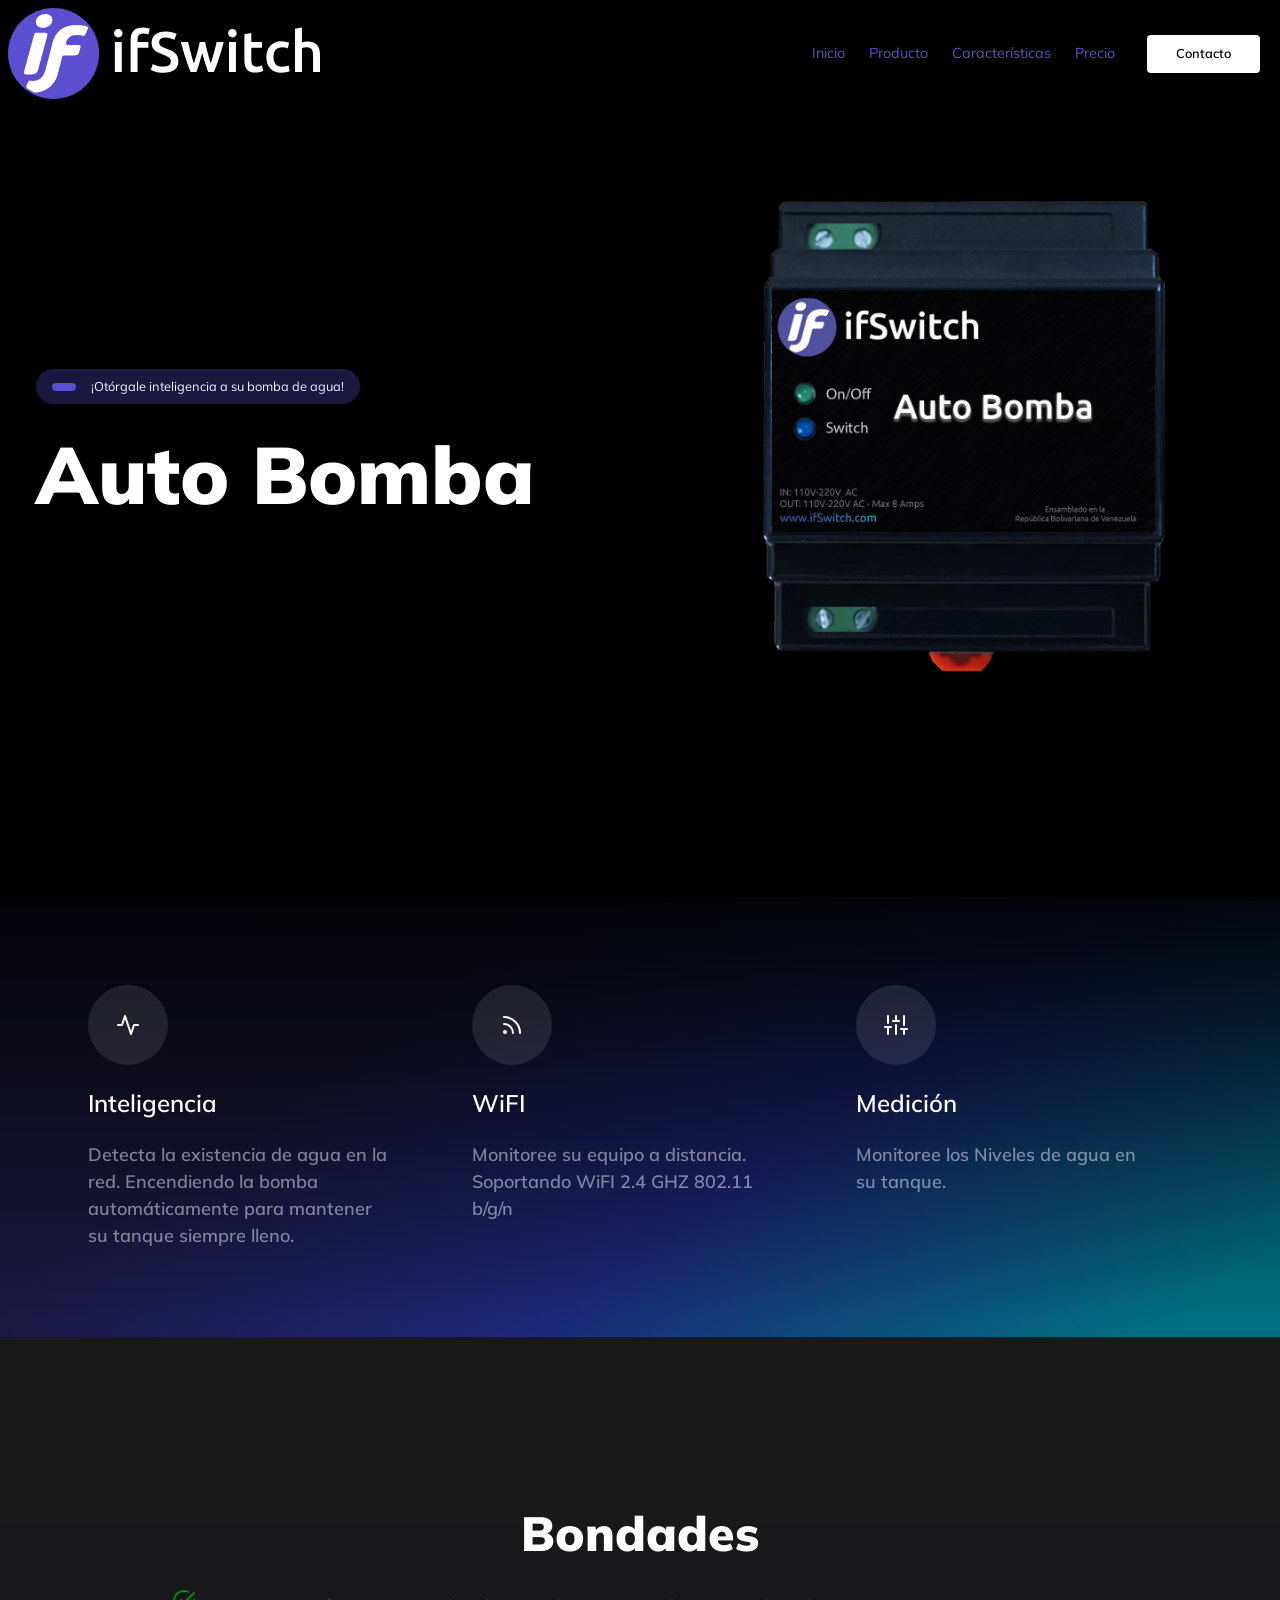
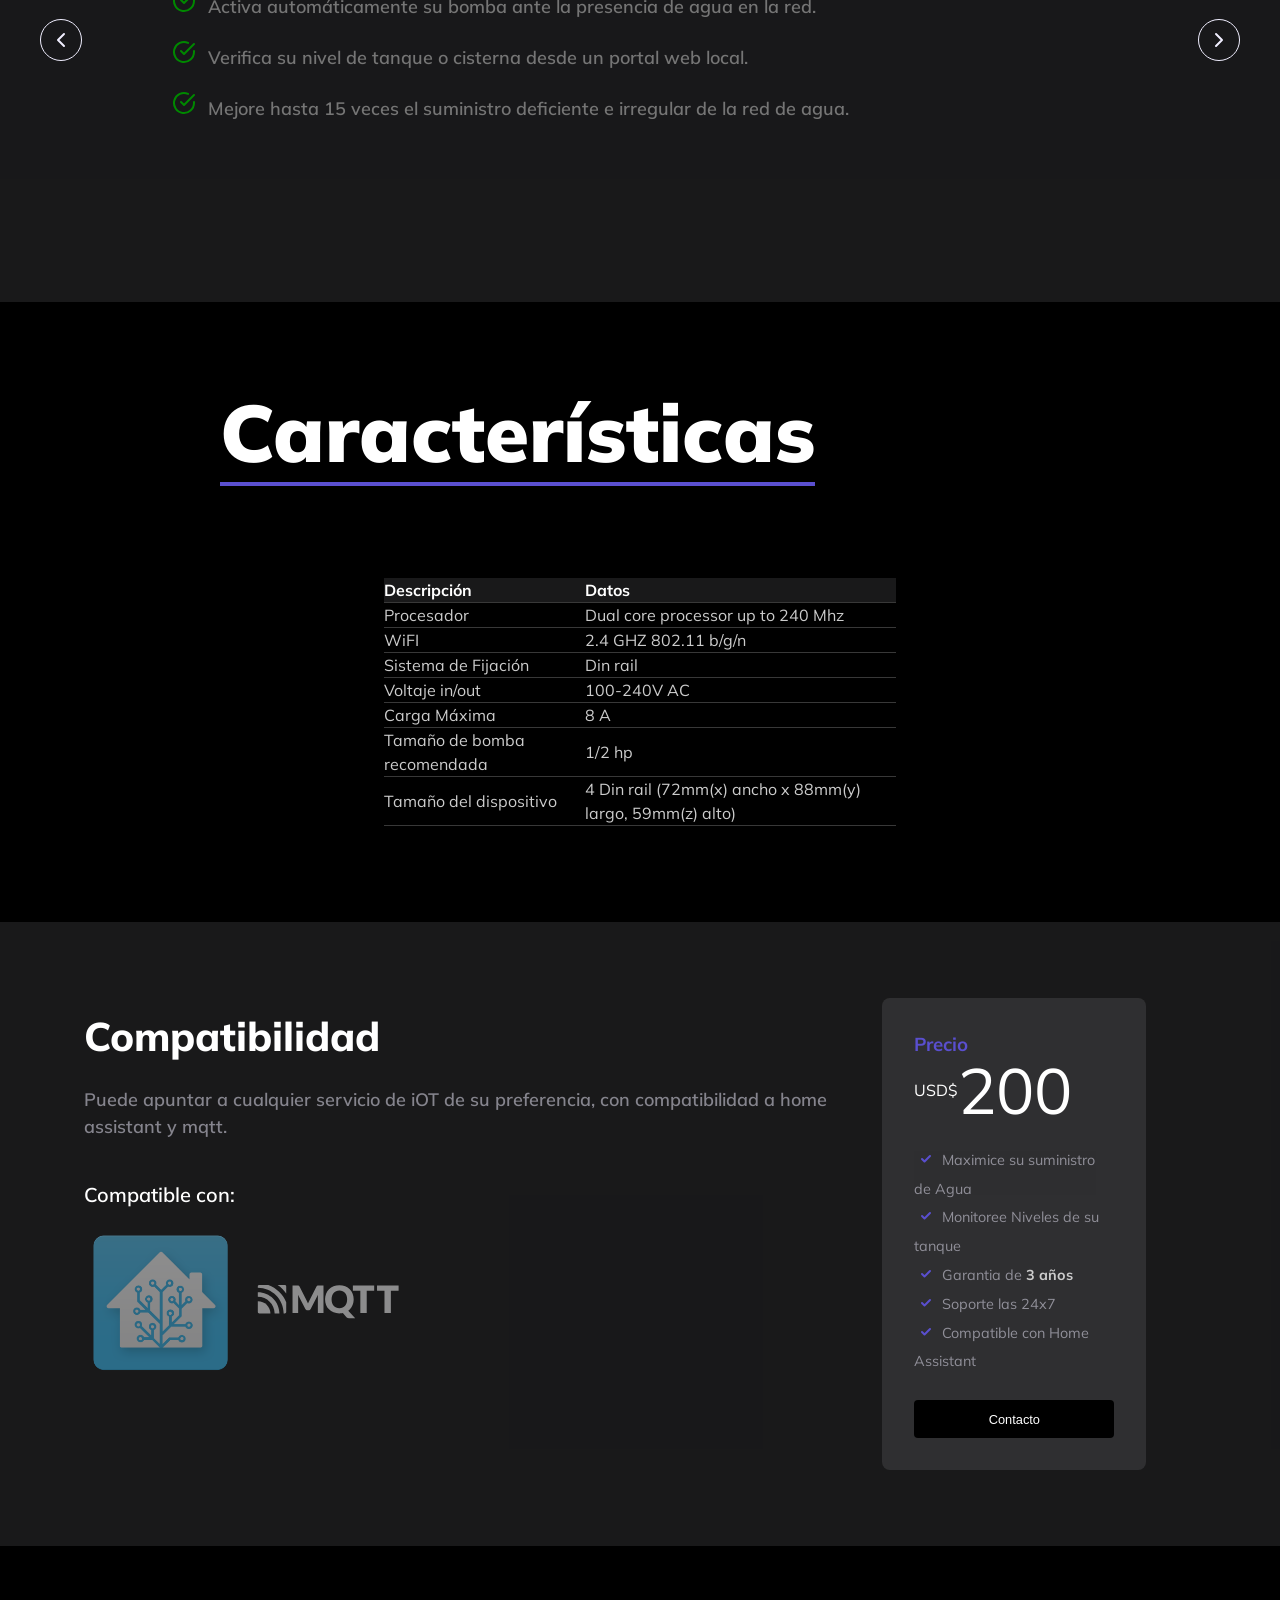
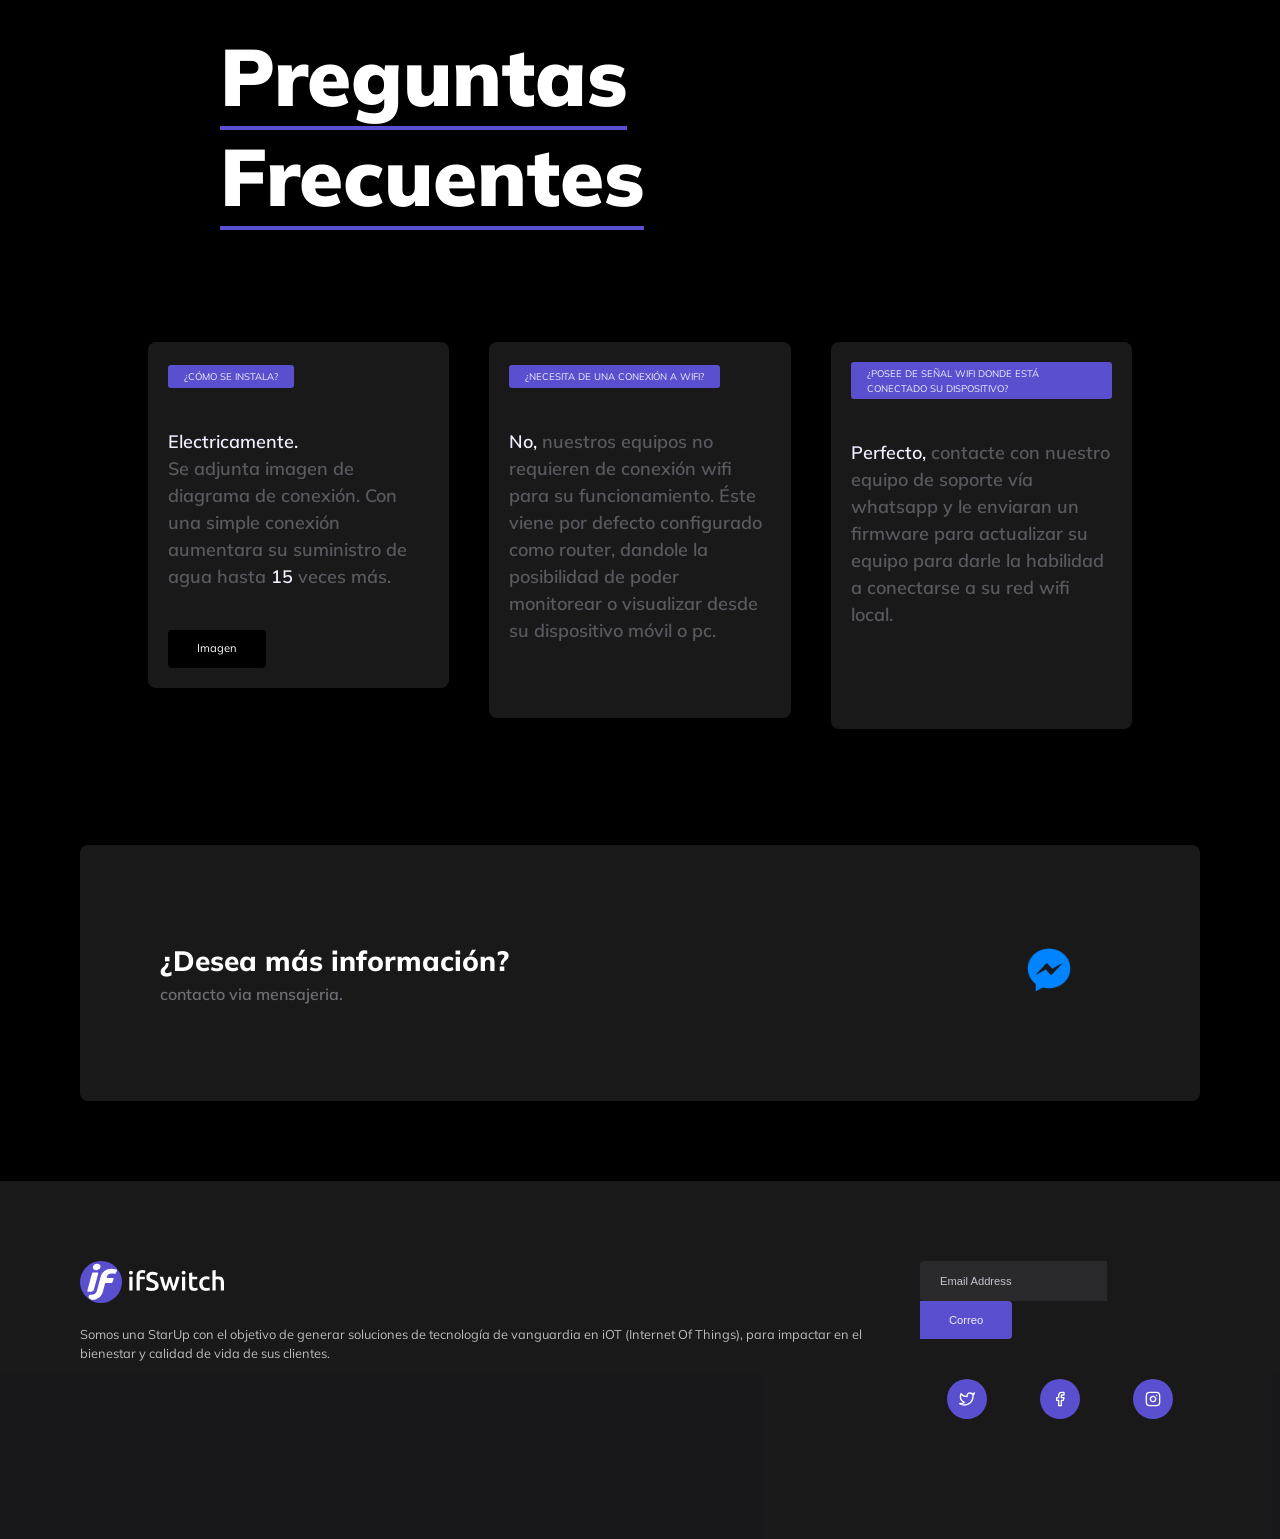
<file: index.html>
<!DOCTYPE html>
<html lang="es">

<!-- Google Tag Manager -->
<script>
    (function(w, d, s, l, i) {
        w[l] = w[l] || [];
        w[l].push({
            'gtm.start': new Date().getTime(),
            event: 'gtm.js'
        });
        var f = d.getElementsByTagName(s)[0],
            j = d.createElement(s),
            dl = l != 'dataLayer' ? '&l=' + l : '';
        j.async = true;
        j.src =
            'https://www.googletagmanager.com/gtm.js?id=' + i + dl;
        f.parentNode.insertBefore(j, f);
    })(window, document, 'script', 'dataLayer', 'GTM-56RRHX6');
</script>
<!-- End Google Tag Manager -->

<head>
    <meta charset="UTF-8">
    <meta name="description" content="Somos una empresa que genera dispositivos de iOT para otorgar soluciones y mejorar la calidad de vida de sus clientes. Presentando AUTO BOMBA, dispositivo que convierte cualquier bomba de agua en inteligente.">
    <meta name="viewport" content="width=device-width, initial-scale=1.0">
    <meta name="theme-color" content="#5a4fcf">
    <meta name="apple-mobile-web-app-status-bar-style" content="#5a4fcf">
    <meta name="author" content="ifSwitch">
    <title>ifSwitch</title>

    <!-- SEO -->
    <meta name="robots" content="auto bomba, bomba inteligente, poca agua, poca agua en la red, iot, bomba smart, bomba de agua inteligente, ifswitch" />
    <meta property="og:title" content="ifSwitch">
    <meta property="og:type" content="Otorgue Inteligencia a su bomba." />
    <meta property="og:url" content="https://www.ifswitch.com/">
    <meta property='og:locale' content='ve_VE' />

    <link rel="apple-touch-startup-image" href="https://www.ifswitch.com/assets/images/ifswitch400x400Square.jpg">


    <meta property="og:site_name" content="www.ifSwitch.com">
    <meta property="og:description" content="Otorgue Inteligencia a su bomba.">
    <!-- Para facebook, SMS
    <meta property="og:image" content="https://www.ifswitch.com/assets/images/ifswitch-redes.jpg" />
    <meta property="og:image:secure_url" content="https://www.ifswitch.com/assets/images/ifswitch-redes.jpg" />
    <meta property="og:image:type" content="image/jpeg" />
    <meta property="og:image:width" content="1260">
    <meta property="og:image:height" content="640">
    <meta property="og:image:alt" content="Logo Social ifSwitch" /> -->
    <!-- Para whatsapp  -->
    <meta property="og:image" content="https://www.ifswitch.com/assets/images/ifswitch400x400Square.jpg" />
    <meta property="og:image:secure_url" content="https://www.ifswitch.com/assets/images/ifswitch400x400Square.jpg" />
    <meta property="og:image:type" content="image/png" />
    <meta property="og:image:width" content="400">
    <meta property="og:image:height" content="400">
    <meta property="og:image:alt" content="Logo whatsapp ifSwitch" />


    <link rel="icon" type="image/png" sizes="32x32" href="/favicon-32x32.png">
    <link rel="icon" type="image/png" sizes="16x16" href="/favicon-16x16.png">
    <link rel="alternate icon" href="https://www.ifswitch.com/favicon.png">
    <link rel="mask-icon" href="https://www.ifswitch.com/favicon.svg">
    <link rel="shortcut icon" href="/favicon.ico">
    <link rel="apple-touch-icon" sizes="180x180" href="/apple-touch-icon.png">

    <link rel="manifest" href="/site.webmanifest">
    <link rel="mask-icon" href="/safari-pinned-tab.svg" color="#5a46cf">
    <meta name="msapplication-TileColor" content="#5a46cf">
    <meta name="theme-color" content="#5a46cf">


    <link rel="preconnect" href="https://fonts.googleapis.com">
    <link rel="preconnect" href="https://fonts.gstatic.com" crossorigin>
    <link href="https://fonts.googleapis.com/css2?family=Ubuntu:wght@500&display=swap" rel="stylesheet">


    <link rel="stylesheet" href="assets/css/shorthand.min.css" />
    <link rel="stylesheet" href="assets/css/personal.css" />

    <link rel="stylesheet" href="https://fonts.googleapis.com/css?family=Muli:200,300,400,500,600,700,800,900&display=swap" />
    <link rel="stylesheet" type="text/css" href="assets/css/slick.min.css" />
    <link rel="stylesheet" type="text/css" href="assets/css/slick-theme.css" />

</head>

<body class="bg-black muli k4">
    <!-- Google Tag Manager (noscript) -->
    <noscript><iframe src="https://www.googletagmanager.com/ns.html?id=GTM-56RRHX6" height="0" width="0"
            style="display:none;visibility:hidden"></iframe></noscript>
    <!-- End Google Tag Manager (noscript) -->


    <nav class="w-100pc flex flex-column md-flex-row bg-black z-10">
        <div class="flex justify-between">
            <a href="#" class="flex items-center p-2 mr-4 no-underline">
                <img class="max-h-l8 w-auto" src="assets/images/ifswitchlogo.svg" alt="ifswitch" />
            </a>
            <a data-toggle="toggle-nav" data-target="#nav-items" href="#" class="flex items-center ml-auto md-hidden indigo-lighter opacity-50 hover-opacity-100 ease-300 p-1 m-3">
                <i data-feather="menu"></i>
            </a>
        </div>
        <div id="nav-items" class="hidden flex sm-w-100pc flex-column md-flex md-flex-row md-justify-end items-center">
            <a href="#home" class="fs-s1 mx-3 py-3 indigo no-underline hover-underline">Inicio</a>
            <a href="#producto" class="fs-s1 mx-3 py-3 indigo no-underline hover-underline">Producto</a>
            <a href="#specs" class="fs-s1 mx-3 py-3 indigo no-underline hover-underline">Características</a>
            <a href="#precio" class="fs-s1 mx-3 py-3 indigo no-underline hover-underline">Precio</a>
            <a href="http://m.me/ifswitchve" target="_blank" class="button bg-white black fw-600 no-underline mx-5">Contacto</a>
        </div>
    </nav>

    <!-- hero section -->
    <section id="home" class="min-h-100vh  autobombapadre">

        <div class="mx-5 md-mx-5">

            <div class="inline-block br-round bg-indigo-30 indigo-lightest p-2 fs-s2 mb-5 point">

                <div class="inline-block bg-indigo indigo-lightest br-round px-3 py-1 mr-3 fs-s3"></div>
                ¡Otórgale inteligencia a su bomba de agua!
            </div>
            <div>
                <h1 class="white fs-l3 lh-2 md-fs-xl1 md-lh-1 fw-900 ">Auto Bomba <br /></h1>



            </div>


        </div>
        <div class="autobomba">
            <img class="autoimg" src="assets/images/autobomba.png" alt="Auto Bomba" width="auto" />
        </div>
    </section>

    <!-- features -->

    <section id="caracteristicas" class="p-10 md-p-l5 degradado">
        <div class="degradado2">
            <div class="flex flex-column md-flex-row mx-auto zinicial ">
                <div class="w-100pc md-w-40pc">
                    <div class="br-8 p-5 m-5">
                        <div class="flex justify-center items-center bg-indigo-lightest-10 white w-l5 h-l5 br-round mb-5">
                            <i data-feather="activity" class="w-l5"></i>
                        </div>
                        <h4 class="white fw-600 fs-m3 mb-5">Inteligencia</h4>
                        <div class="indigo-lightest fw-600 fs-m1 lh-3 opacity-50">Detecta la existencia de agua en la red. Encendiendo la bomba automáticamente para mantener su tanque siempre lleno.</div>
                        <!-- 
                    <a href="#"
                        class="mt-5 button bg-indigo-lightest-10 fs-s3 white no-underline hover-opacity-100 hover-scale-up-1 ease-300">Read</a>
                        -->
                    </div>
                </div>
                <div class="w-100pc md-w-40pc">
                    <div class="br-8 p-5 m-5">
                        <div class="flex justify-center items-center bg-indigo-lightest-10 white w-l5 h-l5 br-round mb-5">
                            <i data-feather="rss" class="w-l5"></i>
                        </div>
                        <h4 class="white fw-600 fs-m3 mb-5">WiFI</h4>
                        <div class="indigo-lightest fw-600 fs-m1 opacity-50">Monitoree su equipo a distancia. Soportando WiFI 2.4 GHZ 802.11 b/g/n</div>
                        <!-- 
                    <a href="#"
                        class="mt-5 button bg-indigo-lightest-10 fs-s3 white no-underline hover-opacity-100 hover-scale-up-1 ease-300">Read</a>
                        -->
                    </div>
                </div>
                <div class="w-100pc md-w-40pc">
                    <div class="br-8 p-5 m-5">
                        <div class="flex justify-center items-center bg-indigo-lightest-10 white w-l5 h-l5 br-round mb-5">
                            <i data-feather="sliders" class="w-l5"></i>
                        </div>
                        <h4 class="white fw-600 fs-m3 mb-5">Medición</h4>
                        <div class="indigo-lightest fw-600 fs-m1 opacity-50">Monitoree los Niveles de agua en su tanque.
                        </div>
                        <!-- 
                    <a href="#"
                        class="mt-5 button bg-indigo-lightest-10 fs-s3 white no-underline hover-opacity-100 hover-scale-up-1 ease-300">Read</a>
                        -->
                    </div>
                </div>
            </div>
        </div>
    </section>


    <!-- slider -->
    <section class="relative bg-indigo-lightest-10">
        <div id="slider-1">
            <div class="p-10 md-p-l10 flex justify-center items-center flex-column text-center ">
                <h2 class="white fs-l3 fw-900 bondades">Bondades</h2>
                <div>
                    <p class="colorpgris fw-600 fs-m1 my-5 text-left"><i data-feather="check-circle" style="color: #080;" class="w-l3"></i>Activa automáticamente su bomba ante la presencia de agua en la red.</p>
                    <p class="colorpgris fw-600 fs-m1 my-5 text-left"><i data-feather="check-circle" style="color: #080;" class="w-l3"></i>Verifica su nivel de tanque o cisterna desde un portal web local.</p>
                    <p class="colorpgris fw-600 fs-m1  my-5 text-left"><i data-feather="check-circle" style="color: #080;" class="w-l3"></i>Mejore hasta 15 veces el suministro deficiente e irregular de la red de agua.</p>
                </div>
            </div>

            <div class="p-10 md-p-l10 flex justify-center items-center flex-column text-center">
                <h2 class="white fs-l3 fw-900 bondades">Quiénes Somos</h2>
                <p class="colorpgris fw-600 fs-m1 my-5 text-left">Somos una StarUp con el objetivo de generar soluciones de tecnología de vanguardia en iOT (Internet Of Things) para impactar en el bienestar y calidad de vida de sus clientes.</p>
            </div>
        </div>
        <ul class="  absolute list-none w-100pc flex justify-between top-50pc  ">
            <li><button class="prev ml-10 br-round border-indigo-lightest indigo-lightest  bg-transparent flex justify-center items-center p-2 focus-indigo-lighter outline-none"><i
                        data-feather="chevron-left"></i></button></li>
            <li><button class="next mr-10 br-round border-indigo-lightest indigo-lightest  bg-transparent flex justify-center items-center p-2  focus-indigo-lighter outline-none"><i
                        data-feather="chevron-right"></i></button></li>
        </ul>
    </section>

    <!-- caracteristicas -->
    <section id="specs" class="p-10 md-py-10">
        <div class="w-100pc md-w-70pc mx-auto py-10">
            <h2 class="white fs-l2 md-fs-xl1 fw-900 lh-2">
                <span class="border-b bc-indigo bw-4"> Características</span>
            </h2>
        </div>
    </section>

    <!-- caracteristicas -->
    <section class="py-l1">
        <div class="flex flex-column md-flex-row md-w-80pc mx-auto">
            <div class="w-100pc ">
                <table id="t01">
                    <tr>
                        <th>Descripción</th>
                        <th>Datos</th>

                    </tr>
                    <tr>
                        <td>Procesador</td>
                        <td>Dual core processor up to 240 Mhz</td>
                    </tr>
                    <tr>
                        <td>WiFI </td>
                        <td>2.4 GHZ 802.11 b/g/n </td>
                    </tr>
                    <tr>
                        <td>Sistema de Fijación</td>
                        <td>Din rail</td>
                    </tr>
                    <tr>
                        <td>Voltaje in/out</td>
                        <td>100-240V AC </td>

                    </tr>
                    <tr>
                        <td>Carga Máxima</td>
                        <td>8 A</td>

                    </tr>
                    <tr>
                        <td>Tamaño de bomba recomendada </td>
                        <td>1/2 hp</td>
                    </tr>
                    <tr>
                        <td>Tamaño del dispositivo </td>
                        <td>4 Din rail (72mm(x) ancho x 88mm(y) largo, 59mm(z) alto) </td>
                    </tr>

                </table>
            </div>

        </div>
    </section>


    <!-- precio -->
    <section id="precio">
        <div class="p-l4 flex flex-wrap bg-indigo-lightest-10 padcompatibilidad">
            <div class="w-100pc md-w-70pc">
                <div class="p-5">
                    <h4 class="white fw-800 fs-l2 mb-5">Compatibilidad</h4>
                    <div class="indigo-lightest fw-600 fs-m1 opacity-50">Puede apuntar a cualquier servicio de iOT de su preferencia, con compatibilidad a home assistant y mqtt.</div>


                    <h4 class="white fw-600 fs-m2 mt-10">Compatible con:</h4>
                    <div class="flex flex-wrap content-center indigo-lightest opacity-50">
                        <div class="widthresponsive">
                            <img src="assets/images/homeassistant.png" alt="homeassistant" width="200" />
                        </div>
                        <div class="widthresponsive self-center">
                            <img src="assets/images/mqtt-logo-transp.svg" alt="mqtt" width="200" style="margin:1rem" />
                        </div>

                    </div>

                </div>
            </div>
            <div class="w-100pc md-w-25pc">
                <div class="m-3 p-5 br-8 bg-indigo-lightest-10 overflow-hidden">
                    <div class="p-3">
                        <h3 class="indigo">Precio</h3>
                        <div class="white flex items-center">USD$<span class="fs-l5 lh-1">200</span></div>
                    </div>
                    <div class="p-3 indigo-lightest fw-400 fs-s1 lh-5">
                        <div>
                            <i class="h-3 indigo" stroke-width="4" data-feather="check"></i>
                            <span class="opacity-50">Maximice su suministro de Agua</span>
                        </div>
                        <div>
                            <i class="h-3 indigo" stroke-width="4" data-feather="check"></i>
                            <span class="opacity-50">Monitoree Niveles de su tanque</span>
                        </div>
                        <div>
                            <i class="h-3 indigo" stroke-width="4" data-feather="check"></i>
                            <span class="opacity-50">Garantia de </span><b class="blanco">3 años</b>
                        </div>
                        <div>
                            <i class="h-3 indigo" stroke-width="4" data-feather="check"></i>
                            <span class="opacity-50">Soporte las 24x7</span>
                        </div>
                        <div>
                            <i class="h-3 indigo" stroke-width="4" data-feather="check"></i>
                            <span class="opacity-50">Compatible con Home Assistant</span>
                        </div>
                    </div>
                    <div class="p-3">
                        <a href="http://m.me/ifswitchve" target="_blank">
                            <button class="button full bg-black white  hover-opacity-100 hover-scale-up-1 ease-300">Contacto</button>
                        </a>
                    </div>
                </div>
            </div>
        </div>
    </section>

    <section class="p-10 md-py-10">
        <div class="w-100pc md-w-70pc mx-auto py-10">
            <h2 class="white fs-l2 md-fs-xl1 fw-900 lh-2">
                <span class="border-b bc-indigo bw-4"> Preguntas Frecuentes</span>
            </h2>
        </div>
    </section>

    <!-- product options -->
    <section class="py-l1">
        <div class="flex flex-column md-flex-row md-w-80pc mx-auto">
            <div class="w-100pc md-w-50pc">
                <div class="br-8 p-5 m-5 bg-indigo-lightest-10 pointer hover-scale-up-1 ease-300">
                    <div class="inline-block bg-indigo indigo-lightest br-3 px-4 py-1 mb-10 fs-s4 uppercase">
                        ¿Cómo se Instala?</div>
                    <div class="indigo-lightest fw-600 fs-m1">Electricamente. <span class="opacity-30"><br /> Se adjunta
                            imagen de diagrama de conexión. Con una simple conexión aumentara su suministro de agua
                            hasta </span> 15 <span class="opacity-30">veces más.</span> </div>
                    <a href="assets/images/coneccion.png" alt="" class="mt-10 button bg-black fs-s3 white no-underline">Imagen</a>
                </div>
            </div>
            <div class="w-100pc md-w-50pc">
                <div class="br-8 p-5 m-5 bg-indigo-lightest-10  pointer hover-scale-up-1 ease-300">
                    <div class="inline-block bg-indigo indigo-lightest br-3 px-4 py-1 mb-10 fs-s4 uppercase">
                        ¿Necesita de una Conexión a Wifi?</div>
                    <div class="indigo-lightest fw-600 fs-m1">No, <span class="opacity-30"> nuestros equipos no
                            requieren de conexión wifi para su funcionamiento. Éste viene por defecto configurado como
                            router, dandole la posibilidad de poder monitorear o visualizar desde su dispositivo móvil o
                            pc.
                            <br /><br /><br /></span>
                    </div>
                    <!-- <a href="#" class="mt-10 button bg-black fs-s3 white no-underline">Read</a> -->

                </div>
            </div>

            <div class="w-100pc md-w-50pc">
                <div class="br-8 p-5 m-5 bg-indigo-lightest-10  pointer hover-scale-up-1 ease-300">
                    <div class="inline-block bg-indigo indigo-lightest br-3 px-4 py-1 mb-10 fs-s4 uppercase">
                        ¿Posee de señal Wifi donde está conectado su dispositivo?</div>
                    <div class="indigo-lightest fw-600 fs-m1">Perfecto, <span class="opacity-30"> contacte con nuestro
                            equipo de soporte vía whatsapp y le enviaran un firmware para actualizar su equipo para
                            darle la habilidad a conectarse a su red wifi local.
                            <br /><br /><br /><br /></span>
                    </div>
                    <!-- <a href="#" class="mt-10 button bg-black fs-s3 white no-underline">Read</a> -->

                </div>
            </div>

        </div>
    </section>



    <!-- subscribe -->
    <section class="p-10 md-p-l5">
        <div class="br-8 bg-indigo-lightest-10 p-5 md-p-l5 flex flex-wrap md-justify-between md-items-center">
            <div class="w-100pc md-w-90pc">
                <h2 class="white fs-m4 fw-800">¿Desea más información?</h2>
                <p class="fw-600 indigo-lightest opacity-40">contacto via mensajeria.</p>
            </div>
            <div class="w-100pc md-w-10pc">
                <div class="flex my-5">
                    <!--
                    <input type="text"
                        class="input-lg flex-grow-1 bw-0 fw-200 bg-indigo-lightest-10 white ph-indigo-lightest focus-white opacity-80 fs-s3 py-5 br-r-0"
                        placeholder="Email Address"> -->
                    <a href="http://m.me/ifswitchve" target="_blank">
                        <img src="assets/images/messenger.png" alt="whatsapp ifSwitch" width="50" />
                    </a>

                </div>
            </div>
        </div>
    </section>
    <!-- Messenger plugin de chat Code -->
    <div id="fb-root"></div>

    <!-- Your plugin de chat code -->
    <div id="fb-customer-chat" class="fb-customerchat">
    </div>
    <!-- footer -->
    <footer class="p-5 md-p-l5 bg-indigo-lightest-10">
        <div class="flex flex-wrap">
            <div class="md-w-75pc mb-10">
                <img src="assets/images/ifswitchlogo.svg" class="w-l9" alt="ifswitch">
                <div class="white opacity-70 fs-s2 mt-4 md-pr-10">
                    <p>Somos una StarUp con el objetivo de generar soluciones de tecnología de vanguardia en iOT (Internet Of Things), para impactar en el bienestar y calidad de vida de sus clientes.</p>
                </div>
            </div>

            <div class="w-100pc md-w-25pc">
                <div class="flex w-90pc md-w-100pc mx-auto md-items-center">
                    <form action="mailto:ifswitch.contacto@gmail.com" method="get" enctype="text/plain">
                        <input type="email" class="input flex-grow-1 bw-0 fw-200 bg-indigo-lightest-10 white ph-indigo-lightest focus-white opacity-80 fs-s3 py-5 br-r-0" placeholder="Email Address">
                        <button class="button bg-indigo indigo-lightest fw-300 fs-s3 br-l-0">Correo</button>
                    </form>
                </div>
                <div class="flex justify-around margintb">
                    <a href="https://twitter.com/ifswitchve" target="_blank" class="relative p-5 bg-indigo br-round white hover-scale-up-1 ease-400"><i
                            data-feather="twitter" class="absolute-center h-4"></i></a>
                    <a href="https://www.facebook.com/ifswitchve" target="_blank" class="relative p-5 bg-indigo br-round white hover-scale-up-1 ease-400"><i
                            data-feather="facebook" class="absolute-center h-4"></i></a>
                    <a href="https://www.instagram.com/ifswitchve/" target="_blank" class="relative p-5 bg-indigo br-round white hover-scale-up-1 ease-400"><i
                            data-feather="instagram" class="absolute-center h-4"></i></a>
                </div>
            </div>
        </div>
    </footer>


    </div>
    <script src="assets/js/jquery-3.4.1.min.js"></script>
    <script src="assets/js/feather.min.js"></script>
    <script src="assets/js/slick.min.js"></script>
    <script src="assets/js/scroll.polyfills.min.js"></script>
    <script src="assets/js/script.js"></script>
</body>

</html>

<style>
    @import url('https://fonts.googleapis.com/css2?family=Ubuntu:wght@500&display=swap');
</style>

<script>
    window.fbAsyncInit = function() {
        FB.init({
            appId: '2971170523163484',
            xfbml: true,
            version: 'v11.0'
        });
        FB.AppEvents.logPageView();
    };

    (function(d, s, id) {
        var js, fjs = d.getElementsByTagName(s)[0];
        if (d.getElementById(id)) {
            return;
        }
        js = d.createElement(s);
        js.id = id;
        js.src = "https://connect.facebook.net/en_US/sdk.js";
        fjs.parentNode.insertBefore(js, fjs);
    }(document, 'script', 'facebook-jssdk'));
</script>

<script>
    var chatbox = document.getElementById('fb-customer-chat');
    chatbox.setAttribute("page_id", "101110818964223");
    chatbox.setAttribute("attribution", "biz_inbox");

    window.fbAsyncInit = function() {
        FB.init({
            xfbml: true,
            version: 'v11.0'
        });
    };

    (function(d, s, id) {
        var js, fjs = d.getElementsByTagName(s)[0];
        if (d.getElementById(id)) return;
        js = d.createElement(s);
        js.id = id;
        js.src = 'https://connect.facebook.net/es_LA/sdk/xfbml.customerchat.js';
        fjs.parentNode.insertBefore(js, fjs);
    }(document, 'script', 'facebook-jssdk'));
</script>
</file>
<file: assets/css/personal.css>
@media only screen and (max-width: 576px) {
  .bloqueo-movil {
    display: none !important;
  }

  .bondades {
    margin-top: 1rem;
  }
  .padcompatibilidad {
    padding: 1rem !important;
  }
  .widthresponsive {
    width: 50% !important;
    margin-top: 1rem;
  }
  .degradado2 {
    margin: -7rem -2.3rem -7rem -7rem !important;
  }
}

@media only screen and (max-width: 765px) {
  .top-50pc {
    top: 1.2rem !important;
  }
}

.degradado {
  background: linear-gradient(
    145deg,
    rgba(90, 79, 207, 0.3) 30%,
    rgb(54, 76, 234, 0.5) 60%,
    rgba(0, 223, 255, 0.5) 93%
  );
}

.degradado2 {
  z-index: 10;
  width: auto;
  background: linear-gradient(
    180deg,
    rgb(0 0 0) -2%,
    rgba(255, 255, 255, 0) 90%,
    rgba(255, 255, 255, 0) 100%,
    rgb(0 0 0) 133%
  );
  padding: 5rem !important;
  margin: -7rem -5rem -7rem -7rem;
}

.zinicial {
  z-index: 0;
}

.colorpgris {
  color: #757575;
}

.widthresponsive {
  width: 20%;
  margin-top: 1rem;
}

.min-h-86vh {
  min-height: 86vh !important;
}

.separacionbuttom {
  padding-bottom: 2rem;
}

.autobombapadre {
  display: grid;
  grid-template-columns: 50% 50%;
  align-content: center;
  margin-top: -6.9rem;
  align-items: center;
  margin-left: 1rem;
}

.autobomba {
  justify-self: center;
}

.bg-indigo-lightest-10p,
.indigo-lightestp {
  color: #f0eeff;
}

@media only screen and (max-width: 765px) {
  .autobombapadre {
    display: grid;
    grid-template-columns: 100%;
    grid-template-rows: 31% 50%;
    align-content: center;
    margin-top: -3.9rem;
    margin-left: 0.5rem;
  }
  .autobomba {
    justify-self: center;
    margin-top: 0rem;
  }
  .autoimg {
    height: 21rem !important;
    margin-top: -1rem !important;
  }

  #t01 {
    color: #cccccc;
    width: -webkit-fill-available !important;
    margin: 0 2rem !important;
    margin-bottom: 5rem !important;
  }

  .margintb {
    margin-top: 2.5rem !important;
    margin-bottom: 5rem !important;

  }
}

@media only screen and (min-width: 1920px) {
  .autoimg {
    height: 40rem !important;
  }
}

.k4 {
  max-width: 1920px;
  display: grid;

  grid-template-columns: 100%;
  margin: 0 auto;
}

.blanco {
  opacity: 1;
  color: #cccccc;
}

#t01 th {
  background-color: rgba(240, 238, 255, 0.1);
  color: white;
}

#t01 {
  color: #cccccc;
  width: 50%;
  margin: 0 2rem;
  margin-left: auto;
  margin-right: auto;
  margin-bottom: 5rem;
}

tr {
  border-bottom: 1px solid #383838;
}

.point {
  padding: 0.5rem 1rem !important;
}


@media only screen  and (min-width: 766px) and (max-width: 1919px)  {
  .autoimg {
    height: 30rem;
    margin-top: -1rem;  }

  }
  

  .margintb {
    margin-top: 2.5rem !important;
    margin-bottom: 2.5rem !important;

  }
</file>
